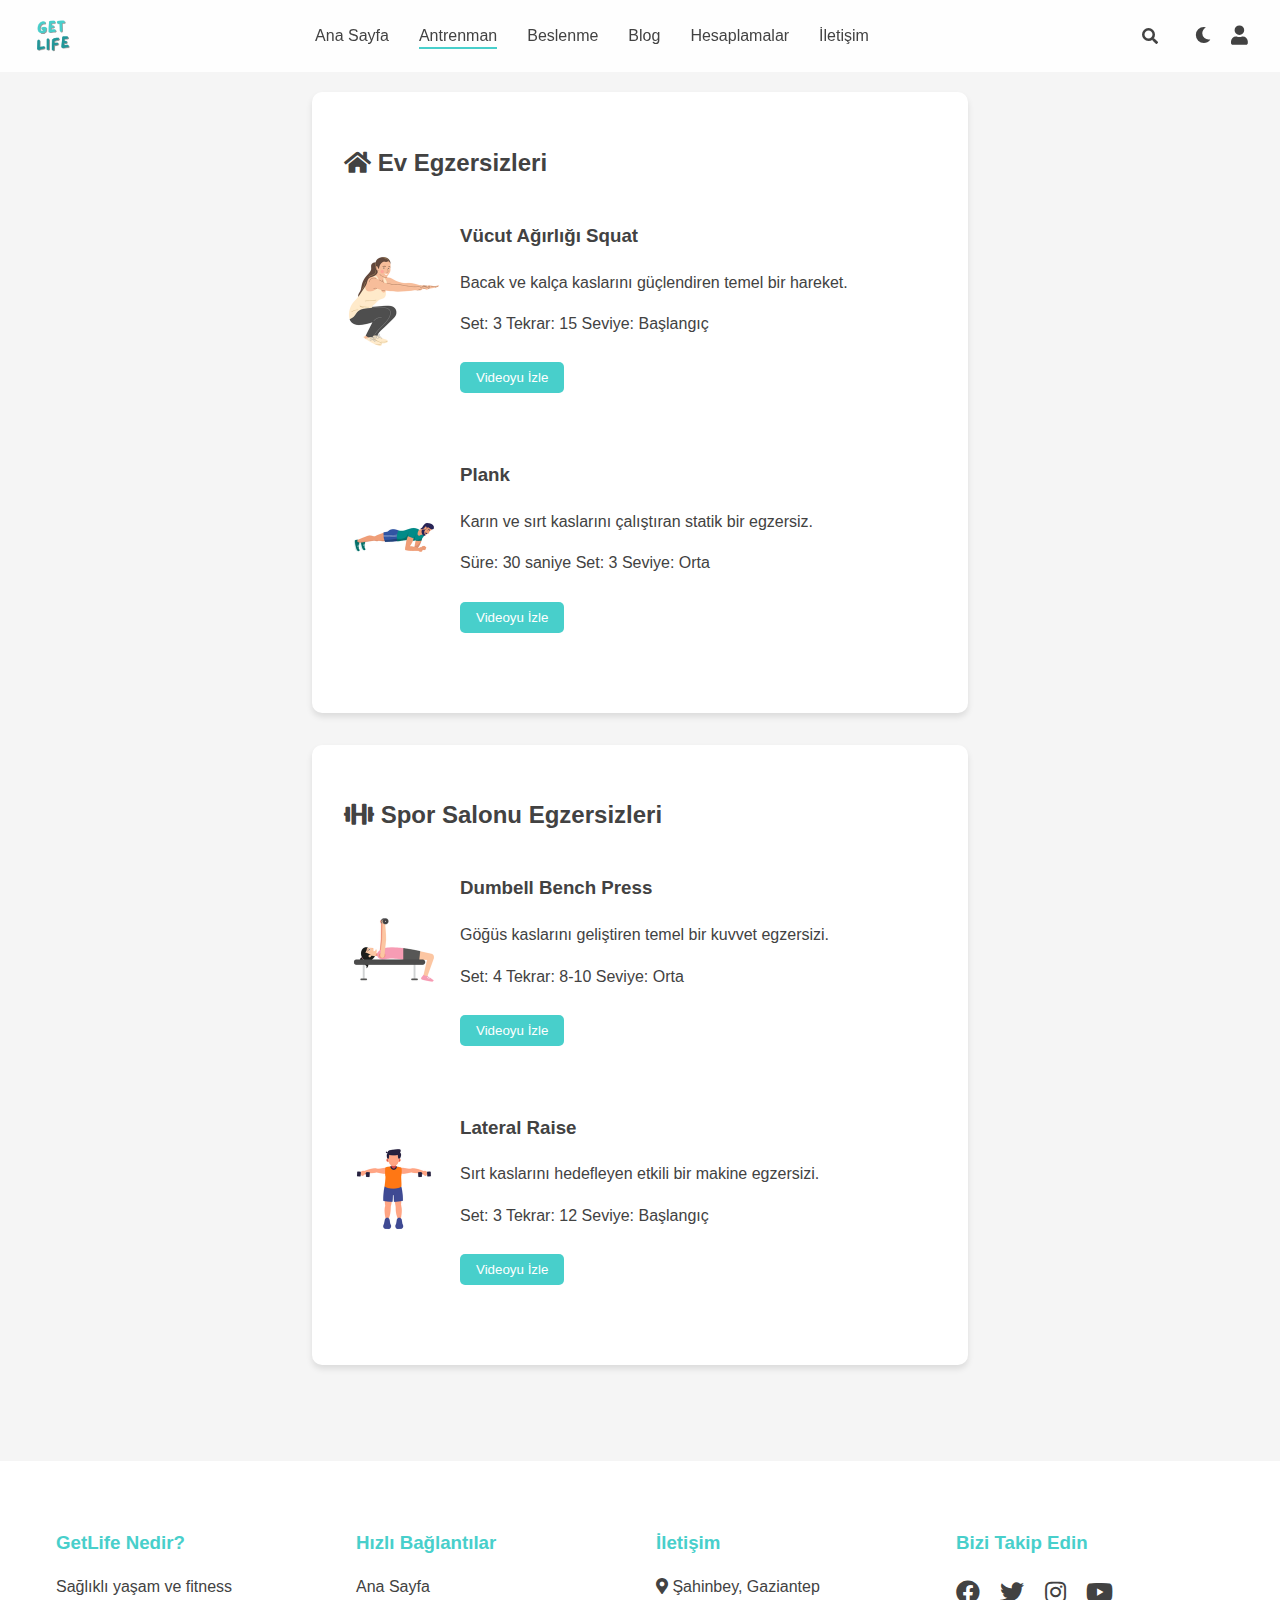
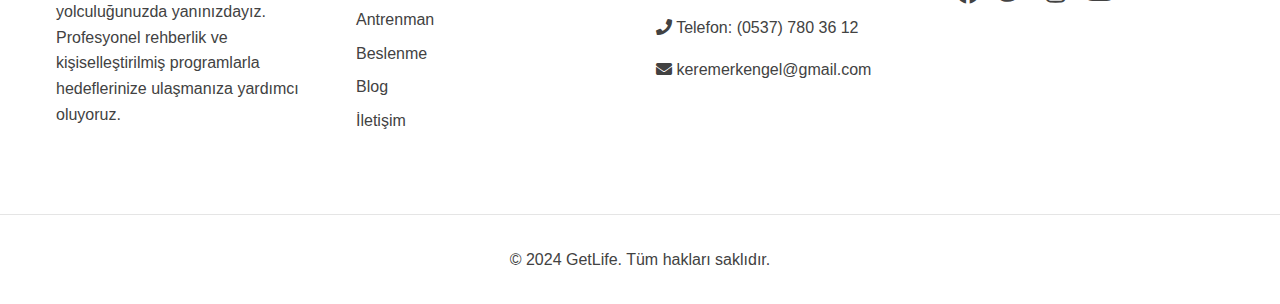
<file: antrenman.html>
<!DOCTYPE html>
<html lang="tr">
<head>
    <meta charset="UTF-8">
    <meta name="viewport" content="width=device-width, initial-scale=1.0">
    <title>Get Life - Fitness Asistanı | Antrenman</title>
    <meta name="description" content="Get Life ile etkili ev ve spor salonu egzersizleri. Kişisel fitness hedeflerinize ulaşmak için profesyonel antrenman programları.">
    <link rel="canonical" href="https://www.getlife.com/antrenman.html">
    <link href="https://cdnjs.cloudflare.com/ajax/libs/font-awesome/5.15.3/css/all.min.css" rel="stylesheet">
    <link rel="stylesheet" href="/style.css">
    <style>
        .workout-categories {
            display: flex;
            flex-wrap: wrap;
            justify-content: space-around;
            gap: 2rem;
            padding: 2rem;
        }
        .category {
            background-color: var(--feature-bg-color);
            border-radius: 10px;
            padding: 2rem;
            width: calc(50% - 1rem);
            box-shadow: 0 4px 6px var(--shadow-color);
            transition: all 0.3s ease;
        }
        .category:hover {
            transform: translateY(-5px);
            box-shadow: 0 6px 12px var(--shadow-color);
        }
        .exercise {
            margin-bottom: 1.5rem;
            padding-bottom: 1.5rem;
            border-bottom: 1px solid var(--border-color);
            display: flex;
            align-items: center;
        }
        .exercise-image {
            width: 100px;
            height: 100px;
            border-radius: 50%;
            overflow: hidden;
            margin-right: 1rem;
        }
        .exercise-image img {
            width: 100%;
            height: 100%;
            object-fit: cover;
        }
        .exercise-content {
            flex: 1;
        }
        .watch-video {
            background-color: var(--primary-color);
            color: white;
            border: none;
            padding: 0.5rem 1rem;
            border-radius: 5px;
            cursor: pointer;
            transition: background-color 0.3s ease;
        }
        .watch-video:hover {
            background-color: var(--secondary-color);
        }
        .video-modal {
            display: none;
            position: fixed;
            z-index: 1000;
            left: 0;
            top: 0;
            width: 100%;
            height: 100%;
            background-color: rgba(0,0,0,0.8);
        }
        .video-content {
            position: relative;
            margin: 10% auto;
            width: 80%;
            max-width: 800px;
        }
        .close-video {
            position: absolute;
            top: -40px;
            right: 0;
            color: #fff;
            font-size: 28px;
            cursor: pointer;
        }
        @media (max-width: 768px) {
            .category {
                width: 100%;
            }
            .exercise {
                flex-direction: column;
                align-items: flex-start;
            }
            .exercise-image {
                margin-bottom: 1rem;
            }
        }
    </style>
</head>
<body>
    <header>
        <nav>
            <a href="/index.html" class="logo">
                <img src="/images/logo_transparent.png" alt="Get Life Logo">
            </a>
            <div class="nav-links">
                <ul>
                    <li><a href="index.html">Ana Sayfa</a></li>
                    <li class="active"><a href="/antrenman.html">Antrenman</a></li>
                    <li><a href="/beslenme.html">Beslenme</a></li>
                    <li><a href="/blog.html">Blog</a></li>
                    <li><a href="/hesaplamalar.html">Hesaplamalar</a></li>
                    <li><a href="/iletisim.html">İletişim</a></li>
                </ul>
            </div>
            <div class="nav-icons">
                <div class="search-container">
                    <i class="fas fa-search search-icon"></i>
                    <input type="text" class="search-input" placeholder="Ara...">
                </div>
                <div class="mode-toggle" title="Tema Değiştir">
                    <i class="fas fa-moon"></i>
                </div>
                <a href="#" title="Giriş Yap"><i class="fas fa-user"></i></a>
            </div>
            <div class="hamburger">
                <i class="fas fa-bars"></i>
            </div>
        </nav>
    </header>

    <main>
        <section class="workout-categories">
            <div class="category">
                <h2><i class="fas fa-home"></i> Ev Egzersizleri</h2>
                <div class="exercise">
                    <div class="exercise-image">
                        <img src="images/squat.png" alt="Vücut Ağırlığı Squat" loading="lazy">
                    </div>
                    <div class="exercise-content">
                        <h3>Vücut Ağırlığı Squat</h3>
                        <p>Bacak ve kalça kaslarını güçlendiren temel bir hareket.</p>
                        <div class="exercise-details">
                            <span>Set: 3</span>
                            <span>Tekrar: 15</span>
                            <span>Seviye: Başlangıç</span>
                        </div><br>
                        <button class="watch-video" onclick="openVideo('squat-video')" aria-label="Squat egzersiz videosunu izle">Videoyu İzle</button>
                    </div>
                </div>
                <div class="exercise">
                    <div class="exercise-image">
                        <img src="images/plank.png" alt="Plank" loading="lazy">
                    </div>
                    <div class="exercise-content">
                        <h3>Plank</h3>
                        <p>Karın ve sırt kaslarını çalıştıran statik bir egzersiz.</p>
                        <div class="exercise-details">
                            <span>Süre: 30 saniye</span>
                            <span>Set: 3</span>
                            <span>Seviye: Orta</span>
                        </div><br>
                        <button class="watch-video" onclick="openVideo('plank-video')" aria-label="Plank egzersiz videosunu izle">Videoyu İzle</button>
                    </div>
                </div>
            </div>

            <div class="category">
                <h2><i class="fas fa-dumbbell"></i> Spor Salonu Egzersizleri</h2>
                <div class="exercise">
                    <div class="exercise-image">
                        <img src="images/bench.png" alt="Bench Press" loading="lazy">
                    </div>
                    <div class="exercise-content">
                        <h3>Dumbell Bench Press</h3>
                        <p>Göğüs kaslarını geliştiren temel bir kuvvet egzersizi.</p>
                        <div class="exercise-details">
                            <span>Set: 4</span>
                            <span>Tekrar: 8-10</span>
                            <span>Seviye: Orta</span>
                        </div><br>
                        <button class="watch-video" onclick="openVideo('bench-press-video')" aria-label="Bench Press egzersiz videosunu izle">Videoyu İzle</button>
                    </div>
                </div>
                <div class="exercise">
                    <div class="exercise-image">
                        <img src="images/lat.png" alt="Lat Pulldown" loading="lazy">
                    </div>
                    <div class="exercise-content">
                        <h3>Lateral Raise</h3>
                        <p>Sırt kaslarını hedefleyen etkili bir makine egzersizi.</p>
                        <div class="exercise-details">
                            <span>Set: 3</span>
                            <span>Tekrar: 12</span>
                            <span>Seviye: Başlangıç</span>
                        </div><br>
                        <button class="watch-video" onclick="openVideo('lat-pulldown-video')" aria-label="Lat Pulldown egzersiz videosunu izle">Videoyu İzle</button>
                    </div>
                </div>
            </div>
        </section>
    </main>

    <div id="videoModal" class="video-modal">
        <div class="video-content">
            <span class="close-video" onclick="closeVideo()">&times;</span>
            <div class="video-wrapper">
                <iframe id="exerciseVideo" width="560" height="315" src="" title="YouTube video player" frameborder="0" allow="accelerometer; autoplay; clipboard-write; encrypted-media; gyroscope; picture-in-picture; web-share" referrerpolicy="strict-origin-when-cross-origin" allowfullscreen></iframe>
            </div>
        </div>
    </div>

    <footer class="site-footer">
        <div class="footer-content">
            <div class="footer-section">
                <h3>GetLife Nedir? </h3>
                <p>Sağlıklı yaşam ve fitness yolculuğunuzda yanınızdayız. Profesyonel rehberlik ve kişiselleştirilmiş programlarla hedeflerinize ulaşmanıza yardımcı oluyoruz.</p>
            </div>
            <div class="footer-section">
                <h3>Hızlı Bağlantılar</h3>
                <ul>
                    <li><a href="/index.html">Ana Sayfa</a></li>
                    <li><a href="/antrenman.html">Antrenman</a></li>
                    <li><a href="/beslenme.html">Beslenme</a></li>
                    <li><a href="/blog.html">Blog</a></li>
                    <li><a href="/iletisim.html">İletişim</a></li>
                </ul>
            </div>
            <div class="footer-section">
                <h3>İletişim</h3>
                <p><i class="fas fa-map-marker-alt"></i> Şahinbey, Gaziantep</p>
                <p><i class="fas fa-phone"></i> Telefon: (0537) 780 36 12</p>
                <p><i class="fas fa-envelope"></i> keremerkengel@gmail.com</p>
            </div>
            <div class="footer-section">
                <h3>Bizi Takip Edin</h3>
                <div class="social-icons">
                    <a href="#"><i class="fab fa-facebook"></i></a>
                    <a href="#"><i class="fab fa-twitter"></i></a>
                    <a href="#"><i class="fab fa-instagram"></i></a>
                    <a href="#"><i class="fab fa-youtube"></i></a>
                </div>
            </div>
        </div>
        <div class="footer-bottom">
            <p>&copy; 2024 GetLife. Tüm hakları saklıdır.</p>
        </div>
    </footer>

    <script src="/script.js"></script>
    <script>
        const videoIds = {
            'squat-video': '42bFodPahBU',
            'plank-video': 'Fcbw82ykBvY',
            'bench-press-video': 'GrmETJwvBgY',
            'lat-pulldown-video': '6L19uhg2otQ'
        };

        function openVideo(videoKey) {
            const modal = document.getElementById('videoModal');
            const iframe = document.getElementById('exerciseVideo');
            const videoId = videoIds[videoKey];
            if (videoId) {
                iframe.src = `https://www.youtube.com/embed/${videoId}?si=taBFBMC-IZGUq7FR`;
                modal.style.display = 'block';
            } else {
                console.error('Video ID bulunamadı:', videoKey);
            }
        }

        function closeVideo() {
            const modal = document.getElementById('videoModal');
            const iframe = document.getElementById('exerciseVideo');
            modal.style.display = 'none';
            iframe.src = '';
        }

        window.onclick = function(event) {
            const modal = document.getElementById('videoModal');
            if (event.target == modal) {
                closeVideo();
            }
        }
    </script>
</body>
</html>
</file>
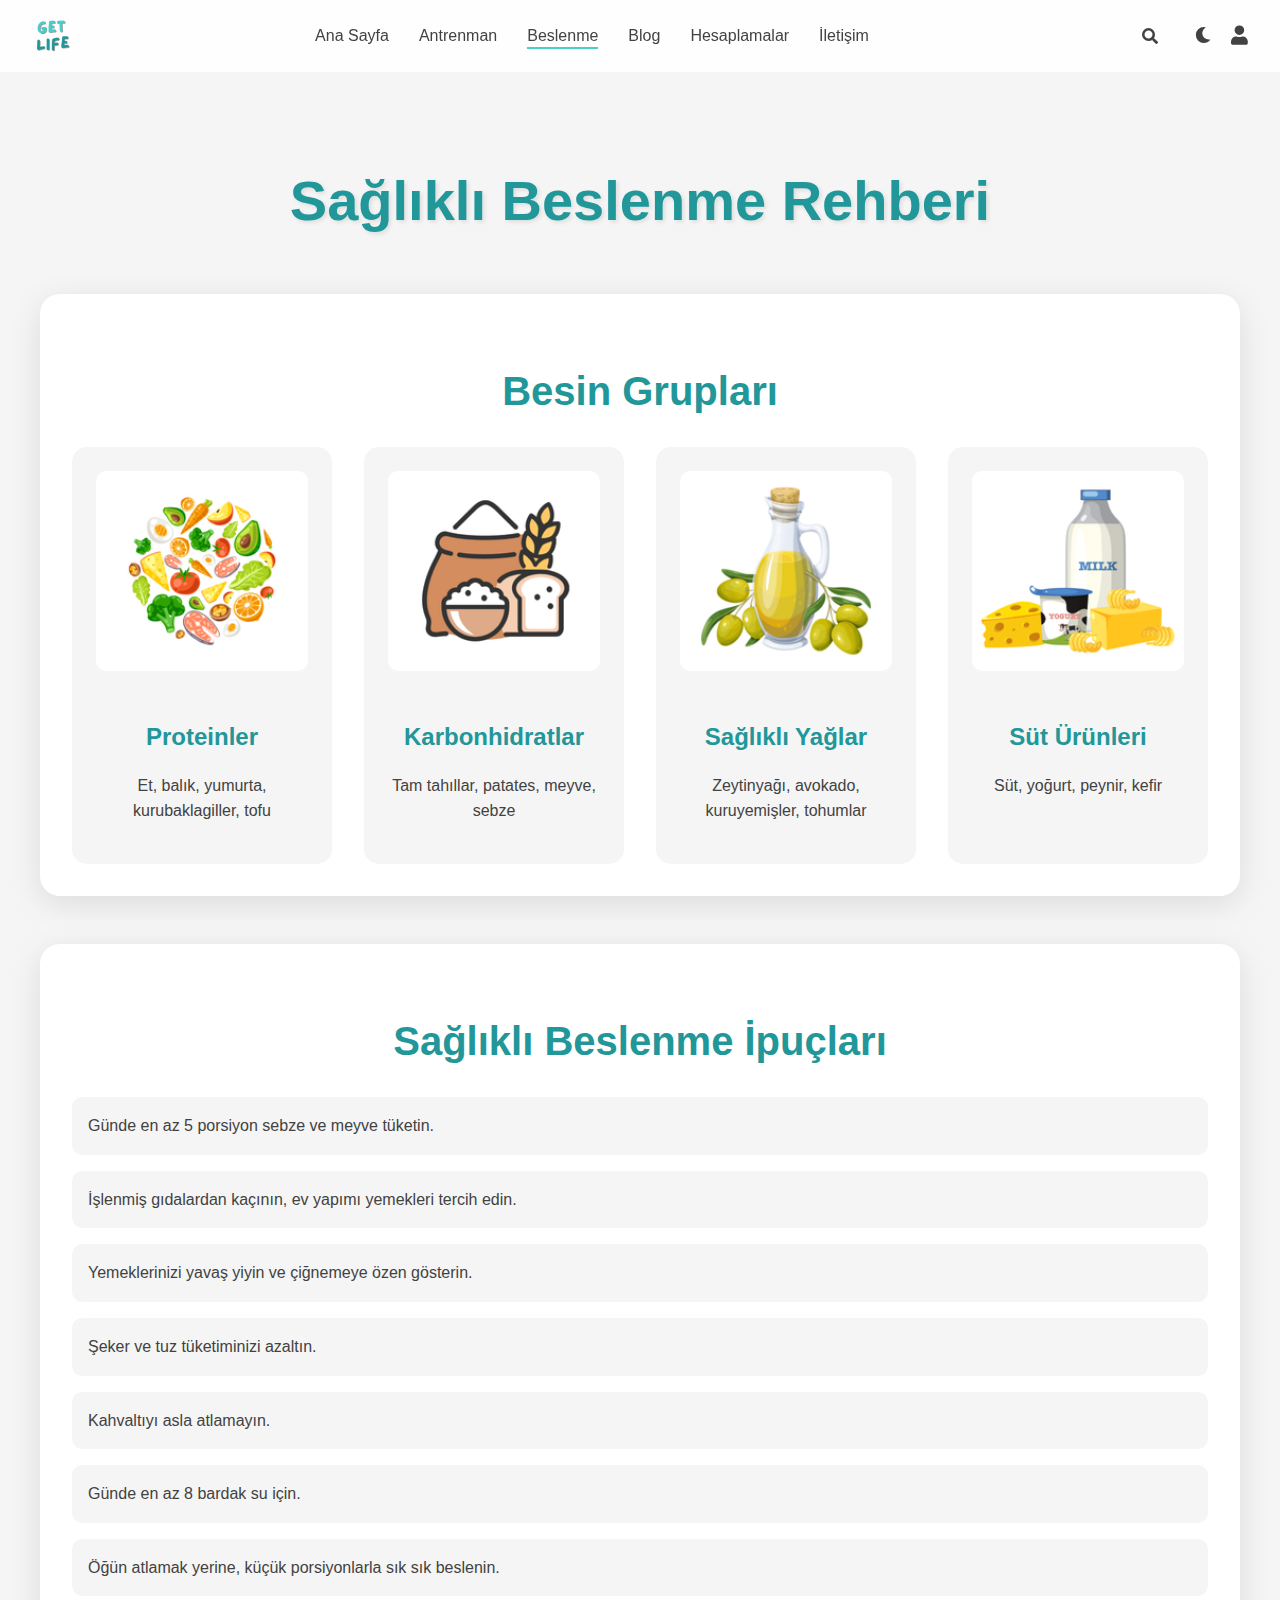
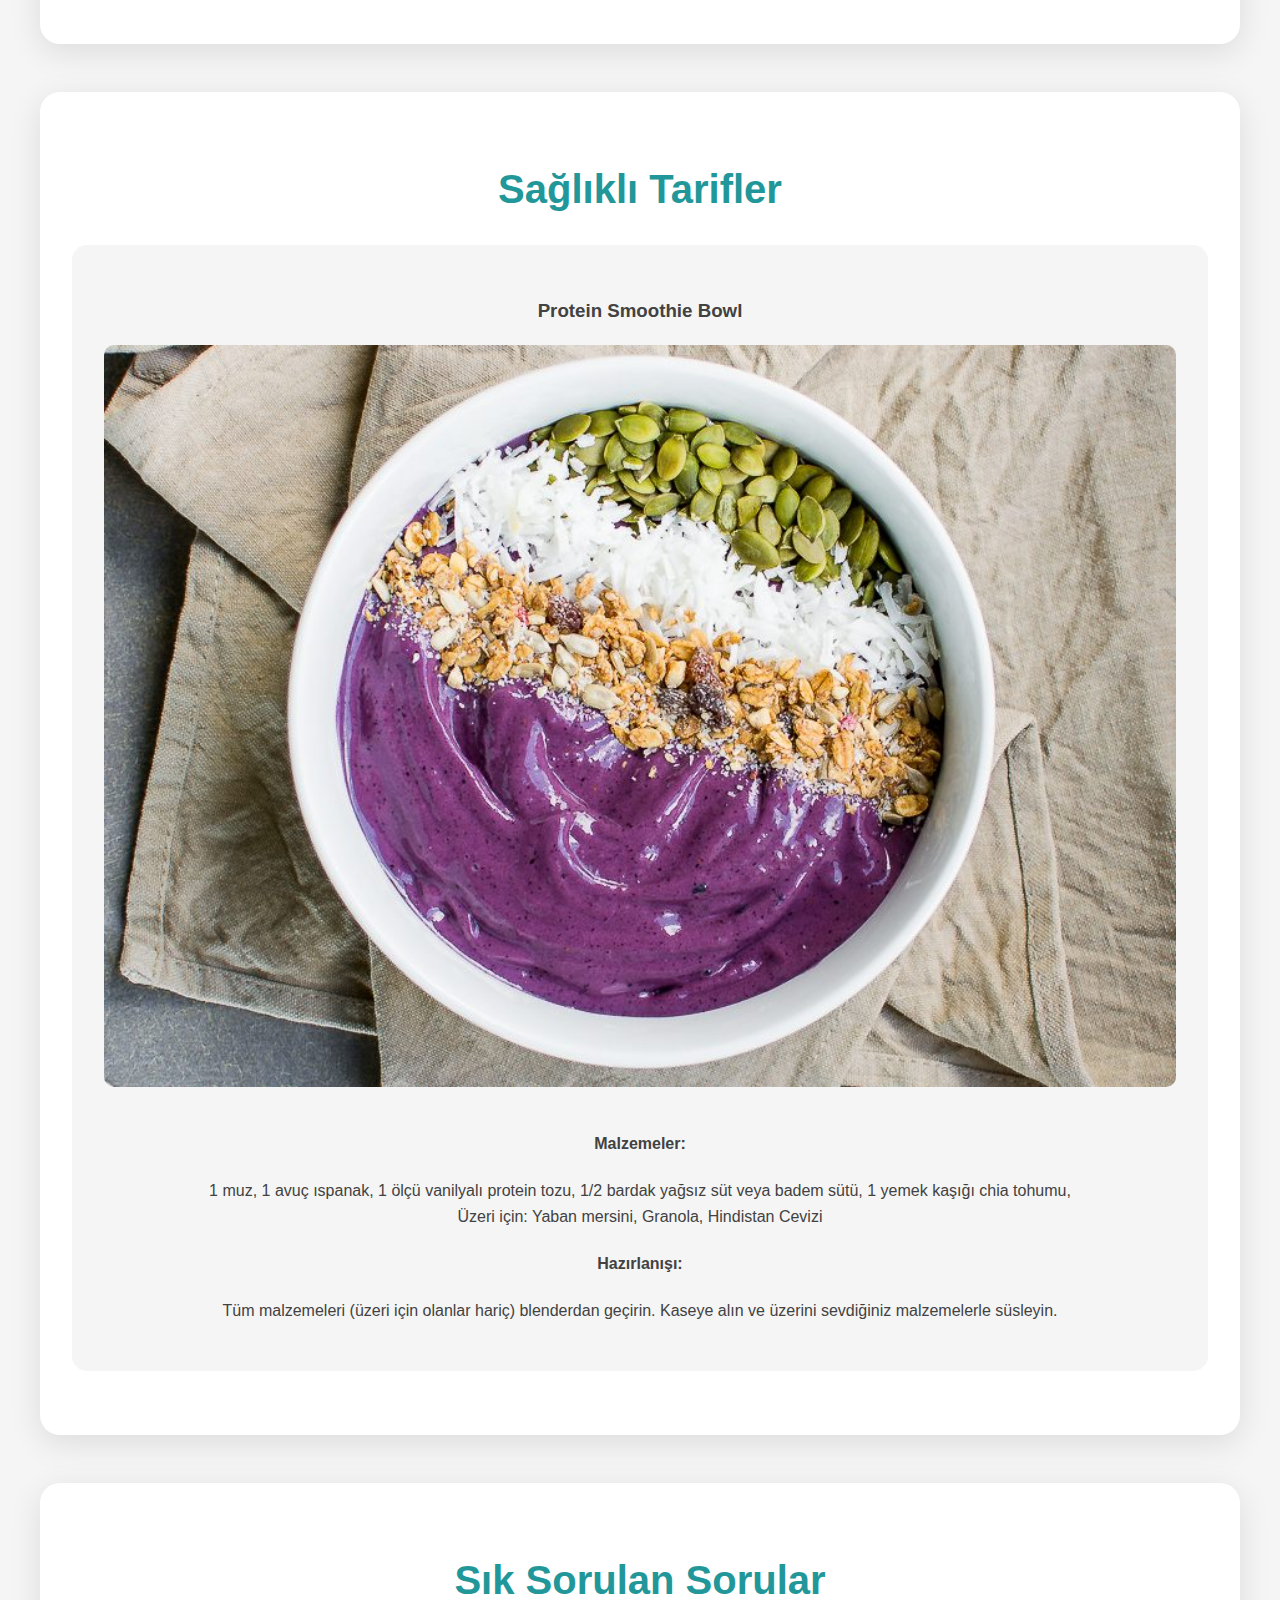
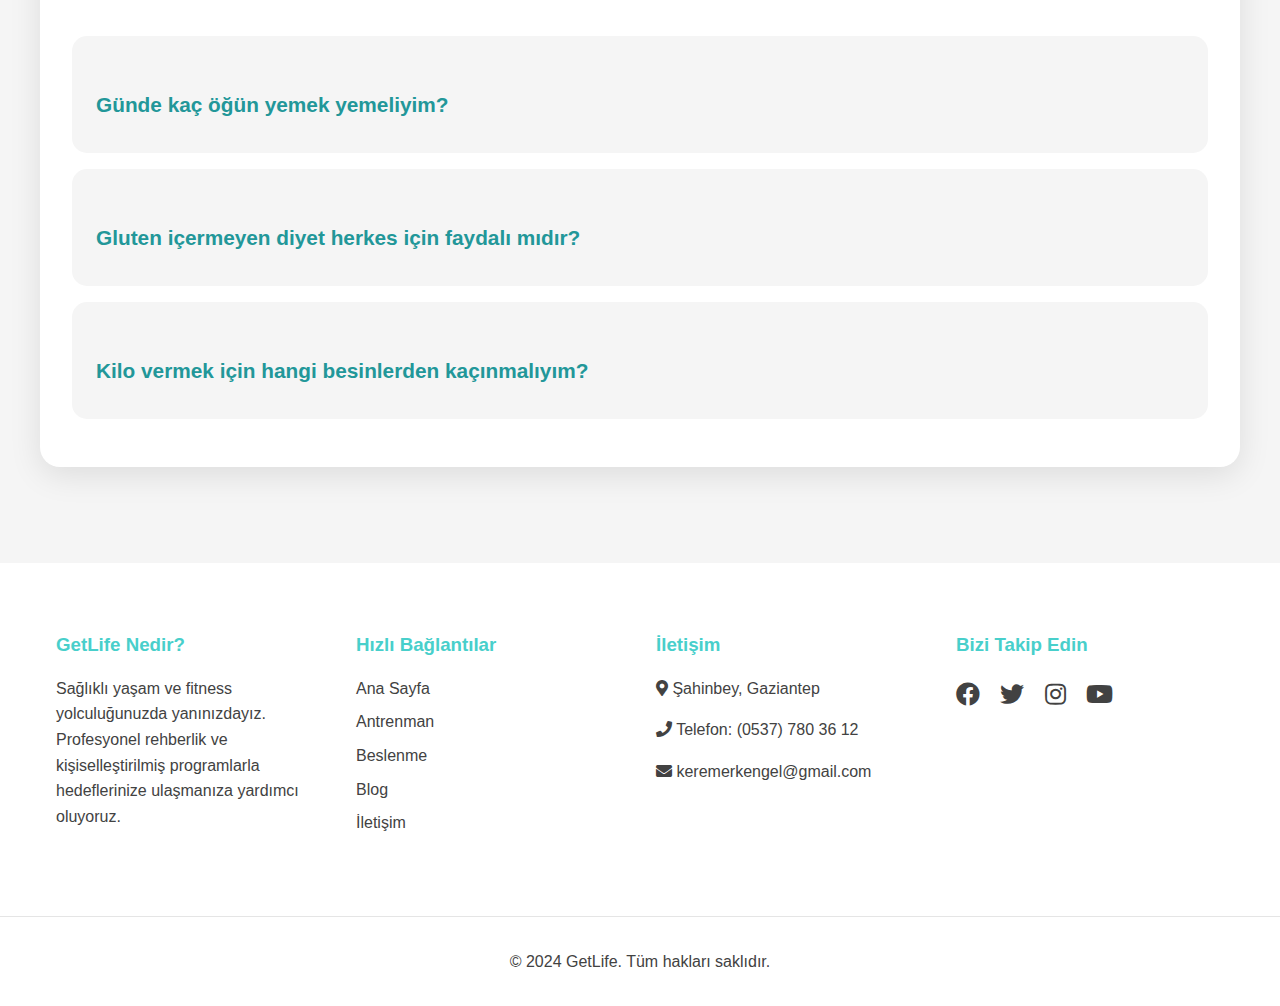
<file: beslenme.html>
<!DOCTYPE html>
<html lang="tr">
<head>
    <meta charset="UTF-8">
    <meta name="viewport" content="width=device-width, initial-scale=1.0">
    <title>Get Life - Beslenme Rehberi</title>
    <meta name="description" content="Get Life ile sağlıklı beslenme rehberi. Besin grupları, beslenme ipuçları ve öneriler.">
    <link rel="canonical" href="https://www.getlife.com/beslenme.html">
    <link href="https://cdnjs.cloudflare.com/ajax/libs/font-awesome/5.15.3/css/all.min.css" rel="stylesheet">
    <link rel="stylesheet" href="https://cdnjs.cloudflare.com/ajax/libs/animate.css/4.1.1/animate.min.css">
    <link rel="stylesheet" href="/style.css">
    <style>
         :root {
            --bg-color: #F5F5F5;
            --primary-color: #48CFCB;
            --secondary-color: #229799;
            --text-color: #424242;
            --card-bg: #ffffff;
        }

        .dark-mode {
            --bg-color: #121212;
            --primary-color: #5FE3E0;
            --secondary-color: #2FCAC7;
            --text-color: #E0E0E0;
            --card-bg: #1E1E1E;
        }

        body {
            background-color: var(--bg-color);
            color: var(--text-color);
            font-family: 'Segoe UI', Tahoma, Geneva, Verdana, sans-serif;
            transition: background-color 0.3s ease, color 0.3s ease;
        }
        .content-wrapper {
            max-width: 1200px;
            margin: 6rem auto;
            padding: 0 1rem;
        }
        .page-title {
            font-size: 3.5rem;
            text-align: center;
            margin-bottom: 3rem;
            color: var(--secondary-color);
            text-shadow: 2px 2px 4px rgba(0,0,0,0.1);
            animation: pulse 2s infinite;
        }
        .section {
            background-color: var(--card-bg);
            border-radius: 20px;
            padding: 2rem;
            margin-bottom: 3rem;
            box-shadow: 0 8px 32px rgba(0,0,0,0.1);
            transition: all 0.3s ease;
        }
        .section:hover {
            transform: translateY(-10px);
            box-shadow: 0 12px 48px rgba(0,0,0,0.15);
        }
        .section h2 {
            font-size: 2.5rem;
            color: var(--secondary-color);
            margin-bottom: 1.5rem;
            text-align: center;
        }
        .food-grid {
            display: grid;
            grid-template-columns: repeat(auto-fit, minmax(250px, 1fr));
            gap: 2rem;
        }
        .food-item {
            background-color: var(--bg-color);
            border-radius: 15px;
            padding: 1.5rem;
            text-align: center;
            transition: all 0.3s ease;
        }
        .food-item:hover {
            transform: scale(1.05);
            background-color: var(--primary-color);
            color: var(--bg-color);
        }
        .food-item img {
            width: 100%;
            height: 200px;
            object-fit: cover;
            border-radius: 10px;
            margin-bottom: 1rem;
        }
        .food-item h3 {
            font-size: 1.5rem;
            margin-bottom: 0.5rem;
            color: var(--secondary-color);
        }
        .food-item:hover h3 {
            color: var(--bg-color);
        }
        .tips-list {
            list-style-type: none;
            padding: 0;
        }
        .tips-list li {
            background-color: var(--bg-color);
            margin-bottom: 1rem;
            padding: 1rem;
            border-radius: 10px;
            transition: all 0.3s ease;
        }
        .tips-list li:hover {
            transform: translateX(10px);
            background-color: var(--primary-color);
            color: var(--bg-color);
        }
        .meal-plan {
            background-color: var(--bg-color);
            border-radius: 15px;
            padding: 2rem;
        }
        .meal-plan h3 {
            font-size: 1.8rem;
            margin-bottom: 1rem;
            color: var(--secondary-color);
        }
        .recipe {
            background-color: var(--bg-color);
            border-radius: 15px;
            padding: 2rem;
            margin-bottom: 2rem;
            transition: all 0.3s ease;
        }
        .recipe:hover {
            transform: scale(1.03);
            background-color: var(--primary-color);
            color: var(--bg-color);
        }
        .recipe img {
            width: 100%;
            border-radius: 10px;
            margin-bottom: 1rem;
        }
        .faq-item {
            background-color: var(--bg-color);
            border-radius: 15px;
            padding: 1.5rem;
            margin-bottom: 1rem;
            cursor: pointer;
            transition: all 0.3s ease;
        }
        .faq-item:hover {
            background-color: var(--primary-color);
            color: var(--bg-color);
        }
        .faq-item h4 {
            font-size: 1.3rem;
            margin-bottom: 0.5rem;
            color: var(--secondary-color);
        }
        .faq-item:hover h4 {
            color: var(--bg-color);
        }
        .faq-item p {
            display: none;
        }
        .faq-item.active p {
            display: block;
            animation: fadeIn 0.5s;
        }
        @keyframes pulse {
            0% { transform: scale(1); }
            50% { transform: scale(1.05); }
            100% { transform: scale(1); }
        }
        @keyframes fadeIn {
            from { opacity: 0; }
            to { opacity: 1; }
        }
    </style>
</head>
<body>
    <header>
        <nav>
            <a href="/index.html" class="logo">
                <img src="/images/logo_transparent.png" alt="Get Life Logo">
            </a>
            <div class="nav-links">
                <ul>
                    <li><a href="index.html">Ana Sayfa</a></li>
                    <li><a href="/antrenman.html">Antrenman</a></li>
                    <li class="active"><a href="/beslenme.html">Beslenme</a></li>
                    <li><a href="/blog.html">Blog</a></li>
                    <li><a href="/hesaplamalar.html">Hesaplamalar</a></li>
                    <li><a href="/iletisim.html">İletişim</a></li>
                </ul>
            </div>
            <div class="nav-icons">
                <div class="search-container">
                    <i class="fas fa-search search-icon"></i>
                    <input type="text" class="search-input" placeholder="Ara...">
                </div>
                <div class="mode-toggle" title="Tema Değiştir">
                    <i class="fas fa-moon"></i>
                </div>
                <a href="#" title="Giriş Yap"><i class="fas fa-user"></i></a>
            </div>
            <div class="hamburger">
                <i class="fas fa-bars"></i>
            </div>
        </nav>
    </header>

    <div class="content-wrapper">
        <h1 class="page-title animate__animated animate__fadeInDown">Sağlıklı Beslenme Rehberi</h1>

        <section class="section animate__animated animate__fadeInUp">
            <h2>Besin Grupları</h2>
            <div class="food-grid">
                <div class="food-item">
                    <img src="images/protein.png" alt="Proteinler" loading="lazy">
                    <h3>Proteinler</h3>
                    <p>Et, balık, yumurta, kurubaklagiller, tofu</p>
                </div>
                <div class="food-item">
                    <img src="images/karbonhidrat.png" alt="Karbonhidratlar" loading="lazy">
                    <h3>Karbonhidratlar</h3>
                    <p>Tam tahıllar, patates, meyve, sebze</p>
                </div>
                <div class="food-item">
                    <img src="images/yağ.png" alt="Sağlıklı Yağlar" loading="lazy">
                    <h3>Sağlıklı Yağlar</h3>
                    <p>Zeytinyağı, avokado, kuruyemişler, tohumlar</p>
                </div>
                <div class="food-item">
                    <img src="images/süt_ürünleri.png" alt="Süt Ürünleri" loading="lazy">
                    <h3>Süt Ürünleri</h3>
                    <p>Süt, yoğurt, peynir, kefir</p>
                </div>
            </div>
        </section>

        <section class="section animate__animated animate__fadeInUp">
            <h2>Sağlıklı Beslenme İpuçları</h2>
            <ul class="tips-list">
                <li>Günde en az 5 porsiyon sebze ve meyve tüketin.</li>
                <li>İşlenmiş gıdalardan kaçının, ev yapımı yemekleri tercih edin.</li>
                <li>Yemeklerinizi yavaş yiyin ve çiğnemeye özen gösterin.</li>
                <li>Şeker ve tuz tüketiminizi azaltın.</li>
                <li>Kahvaltıyı asla atlamayın.</li>
                <li>Günde en az 8 bardak su için.</li>
                <li>Öğün atlamak yerine, küçük porsiyonlarla sık sık beslenin.</li>
            </ul>
        </section>

        <section class="section animate__animated animate__fadeInUp">
            <h2>Sağlıklı Tarifler</h2>
            <div class="recipe" style="text-align: center;">
                <h3>Protein Smoothie Bowl</h3>
                <img src="images/smoothie-bowl.jpg" alt="Protein Smoothie Bowl" loading="lazy">
                <h4>Malzemeler:</h4>
                
                    1 muz,
                    1 avuç ıspanak,
                    1 ölçü vanilyalı protein tozu,
                    1/2 bardak yağsız süt veya badem sütü,
                    1 yemek kaşığı chia tohumu,<br>
                    Üzeri için: Yaban mersini, Granola, Hindistan Cevizi
                
                <h4>Hazırlanışı:</h4>
                <p>Tüm malzemeleri (üzeri için olanlar hariç) blenderdan geçirin. Kaseye alın ve üzerini sevdiğiniz malzemelerle süsleyin.</p>
            </div>
        </section>

        <section class="section animate__animated animate__fadeInUp">
            <h2>Sık Sorulan Sorular</h2>
            <div class="faq">
                <div class="faq-item">
                    <h4>Günde kaç öğün yemek yemeliyim?</h4>
                    <p>Genellikle 3 ana öğün ve 2-3 ara öğün önerilir, ancak bu kişinin yaşam tarzına ve hedeflerine göre değişebilir.</p>
                </div>
                <div class="faq-item">
                    <h4>Gluten içermeyen diyet herkes için faydalı mıdır?</h4>
                    <p>Çölyak hastalığı veya gluten hassasiyeti olmayan kişiler için gluten içermeyen diyet gerekli değildir ve hatta bazı besin maddelerinin eksikliğine yol açabilir.</p>
                </div>
                <div class="faq-item">
                    <h4>Kilo vermek için hangi besinlerden kaçınmalıyım?</h4>
                    <p>Kilo vermek için belirli besinlerden tamamen kaçınmak yerine, genel olarak kalori alımınızı azaltmanız ve dengeli beslenmeniz önemlidir. Ancak, işlenmiş gıdalar, şekerli içecekler ve aşırı yağlı yiyecekleri sınırlamanız faydalı olacaktır.</p>
                </div>
            </div>
        </section>
    </div>

    <footer class="site-footer">
        <div class="footer-content">
            <div class="footer-section">
                <h3>GetLife Nedir? </h3>
                <p>Sağlıklı yaşam ve fitness yolculuğunuzda yanınızdayız. Profesyonel rehberlik ve kişiselleştirilmiş programlarla hedeflerinize ulaşmanıza yardımcı oluyoruz.</p>
            </div>
            <div class="footer-section">
                <h3>Hızlı Bağlantılar</h3>
                <ul>
                    <li><a href="/index.html">Ana Sayfa</a></li>
                    <li><a href="/antrenman.html">Antrenman</a></li>
                    <li><a href="/beslenme.html">Beslenme</a></li>
                    <li><a href="/blog.html">Blog</a></li>
                    <li><a href="/iletisim.html">İletişim</a></li>
                </ul>
            </div>
            <div class="footer-section">
                <h3>İletişim</h3>
                <p><i class="fas fa-map-marker-alt"></i> Şahinbey, Gaziantep</p>
                <p><i class="fas fa-phone"></i> Telefon: (0537) 780 36 12</p>
                <p><i class="fas fa-envelope"></i> keremerkengel@gmail.com</p>
            </div>
            <div class="footer-section">
                <h3>Bizi Takip Edin</h3>
                <div class="social-icons">
                    <a href="#"><i class="fab fa-facebook"></i></a>
                    <a href="#"><i class="fab fa-twitter"></i></a>
                    <a href="#"><i class="fab fa-instagram"></i></a>
                    <a href="#"><i class="fab fa-youtube"></i></a>
                </div>
            </div>
        </div>
        <div class="footer-bottom">
            <p>&copy; 2024 GetLife. Tüm hakları saklıdır.</p>
        </div>
    </footer>
</footer>
    <script src="script.js"></script>
    <script src="https://cdnjs.cloudflare.com/ajax/libs/wow/1.1.2/wow.min.js"></script>
    <script>
        new WOW().init();

        // FAQ için interaktif özellik
        const faqItems = document.querySelectorAll('.faq-item');
        faqItems.forEach(item => {
            item.addEventListener('click', () => {
                item.classList.toggle('active');
            });
        });
    </script>
</body>
</html>
</file>
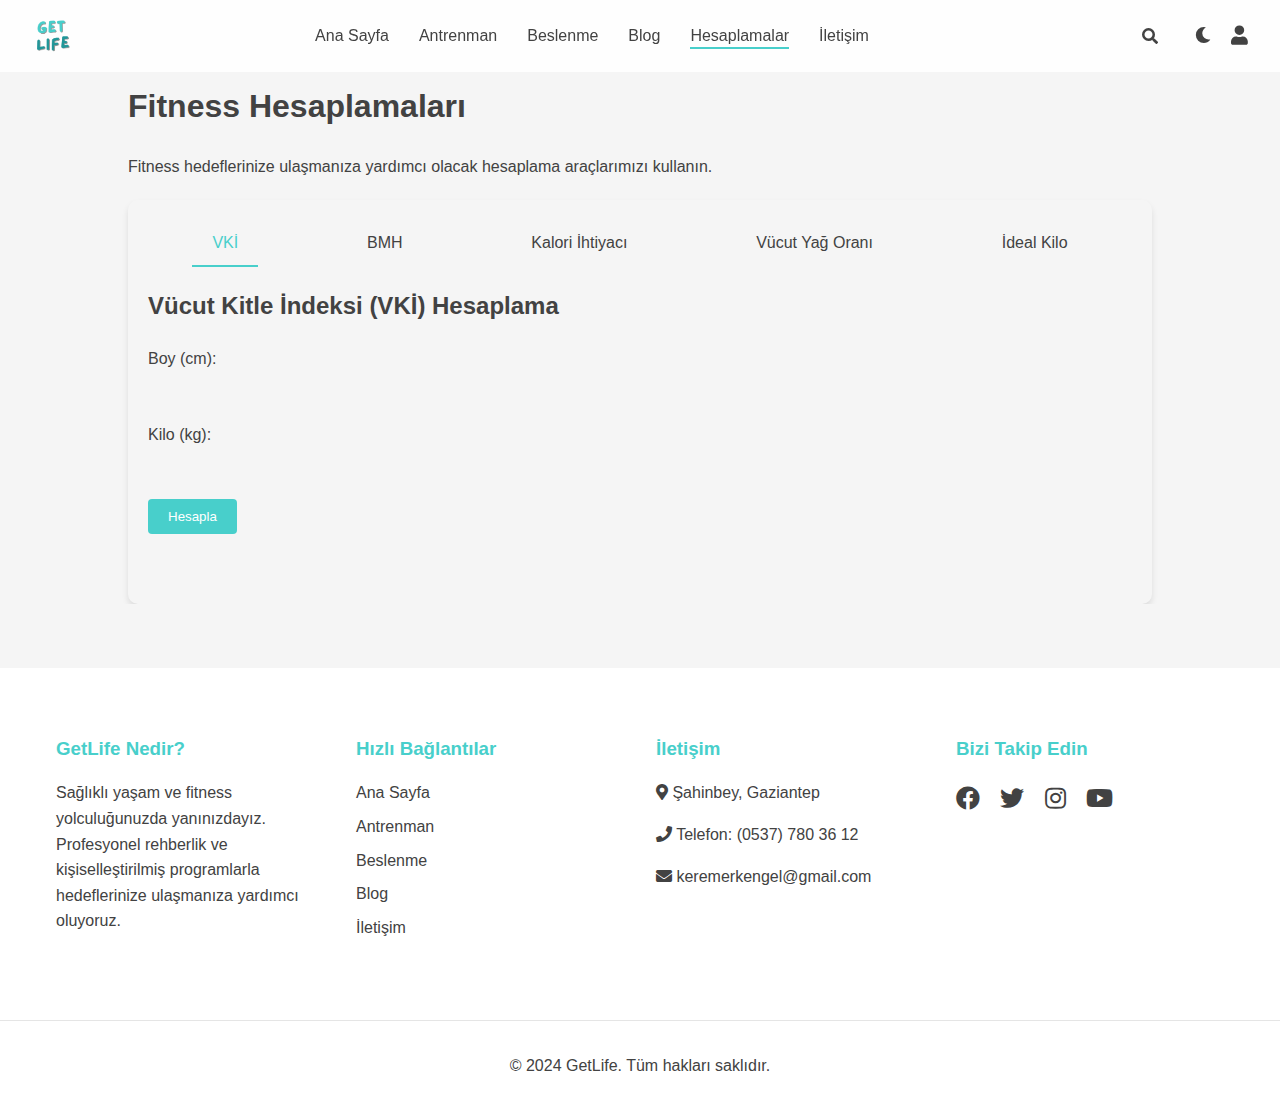
<file: hesaplamalar.html>
<!DOCTYPE html>
<html lang="tr">
<head>
    <meta charset="UTF-8">
    <meta name="viewport" content="width=device-width, initial-scale=1.0">
    <title>Get Life - Fitness Hesaplamaları</title>
    <link href="https://fonts.googleapis.com/css2?family=Roboto:wght@400;500;700&display=swap" rel="stylesheet">
    <link href="https://cdnjs.cloudflare.com/ajax/libs/font-awesome/5.15.3/css/all.min.css" rel="stylesheet">
    <link rel="stylesheet" href="/style.css">
    <style>
        
        .calculator-container {
            background-color: var(--card-bg);
            border-radius: 10px;
            padding: 20px;
            margin-top: 20px;
            box-shadow: 0 4px 6px rgba(0,0,0,0.1);
        }
        .tab-container {
            display: flex;
            justify-content: space-around;
            margin-bottom: 20px;
        }
        .tab {
            padding: 10px 20px;
            cursor: pointer;
            border-bottom: 2px solid transparent;
        }
        .tab.active {
            border-bottom-color: var(--primary-color);
            color: var(--primary-color);
        }
        .calc-form {
            display: none;
        }
        .calc-form.active {
            display: block;
        }
        .form-group {
            margin-bottom: 15px;
        }
        label {
            display: block;
            margin-bottom: 5px;
        }
        input[type="number"], select {
            width: 100%;
            padding: 8px;
            border: 1px solid var(--border-color);
            border-radius: 4px;
            background-color: var(--input-bg);
            color: var(--text-color);
        }
        button {
            background-color: var(--primary-color);
            color: white;
            border: none;
            padding: 10px 20px;
            border-radius: 4px;
            cursor: pointer;
        }
        #result {
            margin-top: 20px;
            padding: 15px;
            background-color: var(--result-bg);
            border-radius: 4px;
        }
    </style>
</head>
<body>
    <header>
        <nav>
            <a href="/index.html" class="logo">
                <img src="/images/logo_transparent.png" alt="Get Life Logo">
            </a>
            <div class="nav-links">
                <ul>
                    <li><a href="index.html">Ana Sayfa</a></li>
                    <li><a href="/antrenman.html">Antrenman</a></li>
                    <li><a href="/beslenme.html">Beslenme</a></li>
                    <li><a href="/blog.html">Blog</a></li>
                    <li class="active"><a href="/hesaplamalar.html">Hesaplamalar</a></li>
                    <li><a href="/iletisim.html">İletişim</a></li>
                </ul>
            </div>
            <div class="nav-icons">
                <div class="search-container">
                    <i class="fas fa-search search-icon"></i>
                    <input type="text" class="search-input" placeholder="Ara...">
                </div>
                <div class="mode-toggle" title="Tema Değiştir">
                    <i class="fas fa-moon"></i>
                </div>
                <a href="#" title="Giriş Yap"><i class="fas fa-user"></i></a>
            </div>
            <div class="hamburger">
                <i class="fas fa-bars"></i>
            </div>
        </nav>
    </header>

    <main class="container">
        <h1>Fitness Hesaplamaları</h1>
        <p>Fitness hedeflerinize ulaşmanıza yardımcı olacak hesaplama araçlarımızı kullanın.</p>

        <div class="calculator-container">
            <div class="tab-container">
                <div class="tab active" data-tab="bmi">VKİ</div>
                <div class="tab" data-tab="bmr">BMH</div>
                <div class="tab" data-tab="calorie">Kalori İhtiyacı</div>
                <div class="tab" data-tab="bodyfat">Vücut Yağ Oranı</div>
                <div class="tab" data-tab="idealweight">İdeal Kilo</div>
            </div>

            <div id="bmi-calc" class="calc-form active">
                <h2>Vücut Kitle İndeksi (VKİ) Hesaplama</h2>
                <div class="form-group">
                    <label for="bmi-height">Boy (cm):</label>
                    <input type="number" id="bmi-height" required>
                </div>
                <div class="form-group">
                    <label for="bmi-weight">Kilo (kg):</label>
                    <input type="number" id="bmi-weight" required>
                </div>
                <button onclick="calculateBMI()">Hesapla</button>
            </div>

            <div id="bmr-calc" class="calc-form">
                <h2>Bazal Metabolizma Hızı (BMH) Hesaplama</h2>
                <div class="form-group">
                    <label for="bmr-gender">Cinsiyet:</label>
                    <select id="bmr-gender">
                        <option value="male">Erkek</option>
                        <option value="female">Kadın</option>
                    </select>
                </div>
                <div class="form-group">
                    <label for="bmr-age">Yaş:</label>
                    <input type="number" id="bmr-age" required>
                </div>
                <div class="form-group">
                    <label for="bmr-height">Boy (cm):</label>
                    <input type="number" id="bmr-height" required>
                </div>
                <div class="form-group">
                    <label for="bmr-weight">Kilo (kg):</label>
                    <input type="number" id="bmr-weight" required>
                </div>
                <button onclick="calculateBMR()">Hesapla</button>
            </div>

            <div id="calorie-calc" class="calc-form">
                <h2>Günlük Kalori İhtiyacı Hesaplama</h2>
                <div class="form-group">
                    <label for="calorie-bmr">BMH:</label>
                    <input type="number" id="calorie-bmr" required>
                </div>
                <div class="form-group">
                    <label for="calorie-activity">Aktivite Seviyesi:</label>
                    <select id="calorie-activity">
                        <option value="1.2">Hareketsiz</option>
                        <option value="1.375">Hafif Aktif</option>
                        <option value="1.55">Orta Aktif</option>
                        <option value="1.725">Çok Aktif</option>
                        <option value="1.9">Ekstra Aktif</option>
                    </select>
                </div>
                <button onclick="calculateCalorie()">Hesapla</button>
            </div>

            <div id="bodyfat-calc" class="calc-form">
                <h2>Vücut Yağ Oranı Hesaplama</h2>
                <div class="form-group">
                    <label for="bf-gender">Cinsiyet:</label>
                    <select id="bf-gender">
                        <option value="male">Erkek</option>
                        <option value="female">Kadın</option>
                    </select>
                </div>
                <div class="form-group">
                    <label for="bf-height">Boy (cm):</label>
                    <input type="number" id="bf-height" required>
                </div>
                <div class="form-group">
                    <label for="bf-weight">Kilo (kg):</label>
                    <input type="number" id="bf-weight" required>
                </div>
                <div class="form-group">
                    <label for="bf-waist">Bel Çevresi (cm):</label>
                    <input type="number" id="bf-waist" required>
                </div>
                <div class="form-group" id="bf-neck-group">
                    <label for="bf-neck">Boyun Çevresi (cm):</label>
                    <input type="number" id="bf-neck" required>
                </div>
                <div class="form-group" id="bf-hip-group" style="display:none;">
                    <label for="bf-hip">Kalça Çevresi (cm):</label>
                    <input type="number" id="bf-hip">
                </div>
                <button onclick="calculateBodyFat()">Hesapla</button>
            </div>

            <div id="idealweight-calc" class="calc-form">
                <h2>İdeal Kilo Hesaplama</h2>
                <div class="form-group">
                    <label for="iw-gender"><b>Cinsiyet:</b></label>
                    <select id="iw-gender">
                        <option value="choose">Seçiniz..</option>
                        <option value="male">Erkek</option>
                        <option value="female">Kadın</option>
                    </select>
                </div>
                <div class="form-group">
                    <label for="iw-height">Boy (cm):</label>
                    <input type="number" id="iw-height" required>
                </div>
                <button onclick="calculateIdealWeight()">Hesapla</button>
            </div>

            <div id="result"></div>
        </div>
    </main>

    <footer class="site-footer">
        <div class="footer-content">
            <div class="footer-section">
                <h3>GetLife Nedir? </h3>
                <p>Sağlıklı yaşam ve fitness yolculuğunuzda yanınızdayız. Profesyonel rehberlik ve kişiselleştirilmiş programlarla hedeflerinize ulaşmanıza yardımcı oluyoruz.</p>
            </div>
            <div class="footer-section">
                <h3>Hızlı Bağlantılar</h3>
                <ul>
                    <li><a href="/index.html">Ana Sayfa</a></li>
                    <li><a href="/antrenman.html">Antrenman</a></li>
                    <li><a href="/beslenme.html">Beslenme</a></li>
                    <li><a href="/blog.html">Blog</a></li>
                    <li><a href="/iletisim.html">İletişim</a></li>
                </ul>
            </div>
            <div class="footer-section">
                <h3>İletişim</h3>
                <p><i class="fas fa-map-marker-alt"></i> Şahinbey, Gaziantep</p>
                <p><i class="fas fa-phone"></i> Telefon: (0537) 780 36 12</p>
                <p><i class="fas fa-envelope"></i> keremerkengel@gmail.com</p>
            </div>
            <div class="footer-section">
                <h3>Bizi Takip Edin</h3>
                <div class="social-icons">
                    <a href="#"><i class="fab fa-facebook"></i></a>
                    <a href="#"><i class="fab fa-twitter"></i></a>
                    <a href="#"><i class="fab fa-instagram"></i></a>
                    <a href="#"><i class="fab fa-youtube"></i></a>
                </div>
            </div>
        </div>
        <div class="footer-bottom">
            <p>&copy; 2024 GetLife. Tüm hakları saklıdır.</p>
        </div>
    </footer>
    <script src="/script.js"></script>
    <script>
        // Tab değiştirme fonksiyonu
        document.querySelectorAll('.tab').forEach(tab => {
            tab.addEventListener('click', () => {
                document.querySelectorAll('.tab').forEach(t => t.classList.remove('active'));
                document.querySelectorAll('.calc-form').forEach(form => form.classList.remove('active'));
                tab.classList.add('active');
                document.getElementById(`${tab.dataset.tab}-calc`).classList.add('active');
            });
        });

        // VKİ hesaplama fonksiyonu
        function calculateBMI() {
            const height = document.getElementById('bmi-height').value / 100; // cm'yi m'ye çevir
            const weight = document.getElementById('bmi-weight').value;
            const bmi = weight / (height * height);
            let result = `VKİ: ${bmi.toFixed(2)} - `;
            if (bmi < 18.5) result += "Zayıf";
            else if (bmi < 25) result += "Normal";
            else if (bmi < 30) result += "Fazla Kilolu";
            else result += "Obez";
            document.getElementById('result').innerHTML = result;
        }

        function calculateBMR() {
            const gender = document.getElementById('bmr-gender').value;
            const age = parseInt(document.getElementById('bmr-age').value);
            const height = parseInt(document.getElementById('bmr-height').value);
            const weight = parseFloat(document.getElementById('bmr-weight').value);
            
            let bmr;
            if (gender === 'male') {
                bmr = 88.362 + (13.397 * weight) + (4.799 * height) - (5.677 * age);
            } else {
                bmr = 447.593 + (9.247 * weight) + (3.098 * height) - (4.330 * age);
            }
            
            document.getElementById('result').innerHTML = `Bazal Metabolizma Hızınız (BMH): ${Math.round(bmr)} kalori/gün`;
        }

        function calculateCalorie() {
            const bmr = parseFloat(document.getElementById('calorie-bmr').value);
            const activityFactor = parseFloat(document.getElementById('calorie-activity').value);
            
            const dailyCalorie = bmr * activityFactor;
            
            document.getElementById('result').innerHTML = `Günlük Kalori İhtiyacınız: ${Math.round(dailyCalorie)} kalori`;
        }

        function calculateBodyFat() {
            const gender = document.getElementById('bf-gender').value;
            const height = parseInt(document.getElementById('bf-height').value);
            const weight = parseFloat(document.getElementById('bf-weight').value);
            const waist = parseFloat(document.getElementById('bf-waist').value);
            const neck = parseFloat(document.getElementById('bf-neck').value);
            
            let bodyFat;
            if (gender === 'male') {
                bodyFat = 495 / (1.0324 - 0.19077 * Math.log10(waist - neck) + 0.15456 * Math.log10(height)) - 450;
            } else {
                const hip = parseFloat(document.getElementById('bf-hip').value);
                bodyFat = 495 / (1.29579 - 0.35004 * Math.log10(waist + hip - neck) + 0.22100 * Math.log10(height)) - 450;
            }
            
            document.getElementById('result').innerHTML = `Tahmini Vücut Yağ Oranınız: ${bodyFat.toFixed(1)}%`;
        }

        function calculateIdealWeight() {
            const gender = document.getElementById('iw-gender').value;
            const height = parseInt(document.getElementById('iw-height').value);
            
            let idealWeight;
            if (gender === 'male') {
                idealWeight = 50 + 2.3 * ((height - 152.4) / 2.54);
            } else {
                idealWeight = 45.5 + 2.3 * ((height - 152.4) / 2.54);
            }
            
            document.getElementById('result').innerHTML = `İdeal Kilonuz: ${idealWeight.toFixed(1)} kg`;
        }

        // Cinsiyet seçimine göre kalça ölçüsü alanını göster/gizle
        document.getElementById('bf-gender').addEventListener('change', function() {
            const hipGroup = document.getElementById('bf-hip-group');
            hipGroup.style.display = this.value === 'female' ? 'block' : 'none';
        });
    </script>
</body>
</html>
</file>
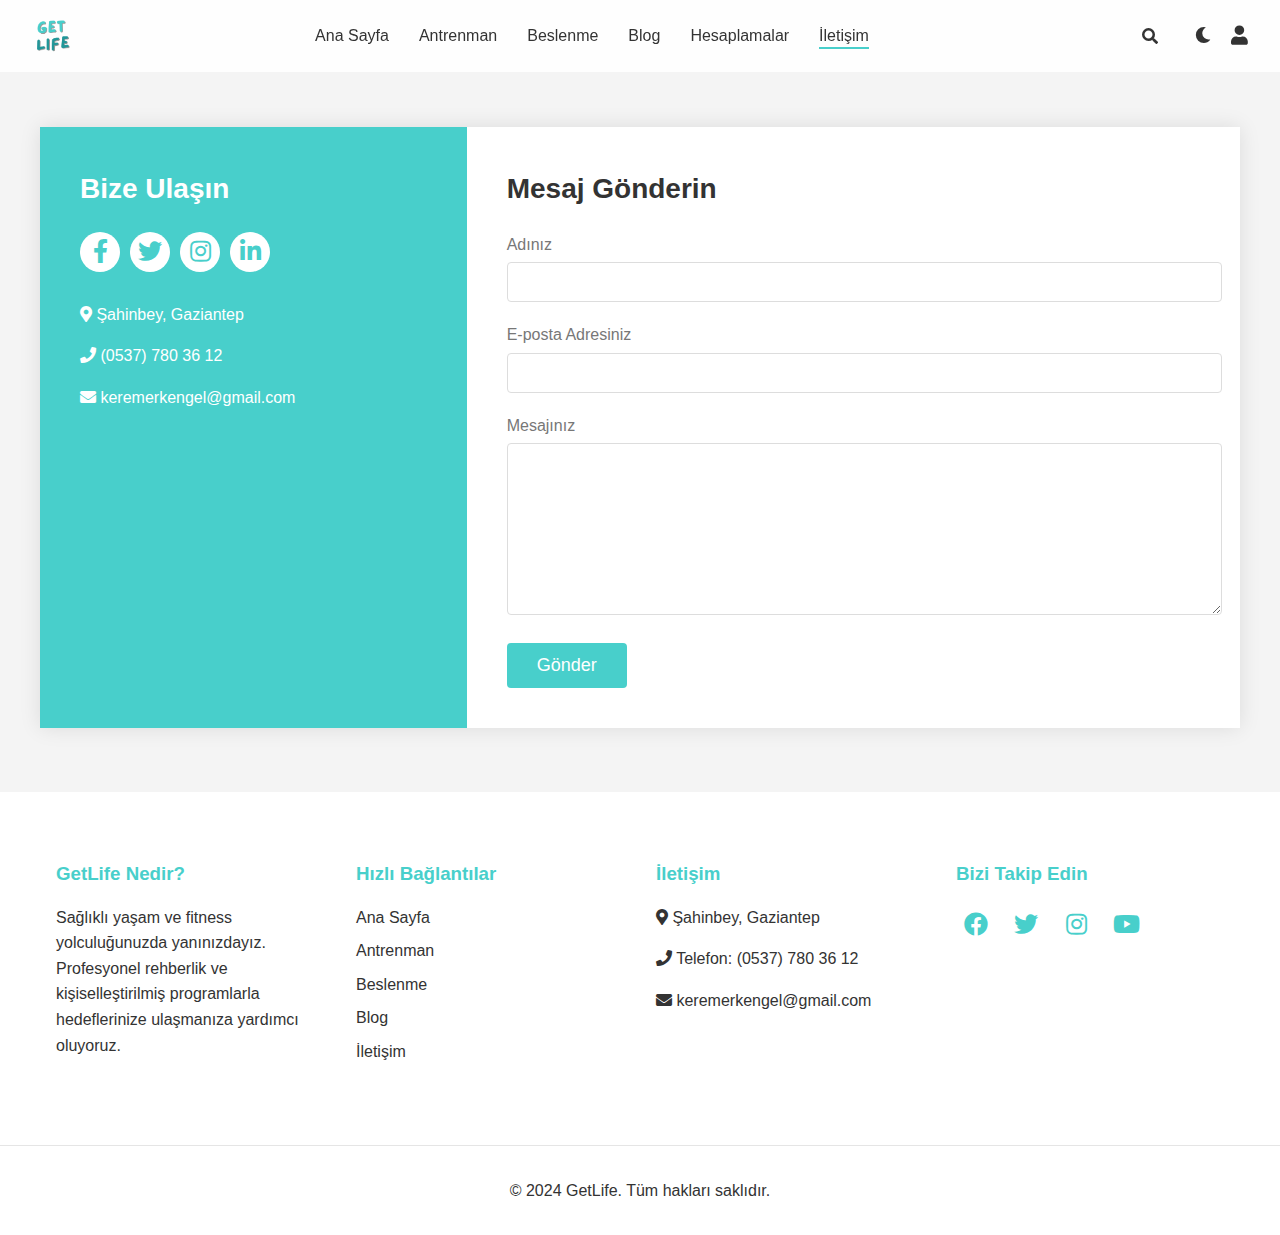
<file: iletisim.html>
<!DOCTYPE html>
<html lang="tr">
<head>
    <meta charset="UTF-8">
    <meta name="viewport" content="width=device-width, initial-scale=1.0">
    <title>Get Life - Fitness Asistanı</title>
    <link href="https://cdnjs.cloudflare.com/ajax/libs/font-awesome/5.15.3/css/all.min.css" rel="stylesheet">
    <link rel="stylesheet" href="/style.css">
    <style>
        :root {
            --primary-color: #48CFCB;
            --secondary-color: #229799;
            --bg-color: #f4f4f4;
            --text-color: #333;
            --light-text: #777;
            --form-bg: #fff;
            --input-bg: #fff;
            --input-border: #ddd;
        }
        .dark-mode {
            --primary-color: #5FE3E0;
            --secondary-color: #2FCAC7;
            --bg-color: #121212;
            --text-color: #E0E0E0;
            --light-text: #BDBDBD;
            --form-bg: #1E1E1E;
            --input-bg: #2C2C2C;
            --input-border: #444;
        }
        body, html {
            margin: 0;
            padding: 0;
            font-family: 'Segoe UI', Tahoma, Geneva, Verdana, sans-serif;
            background-color: var(--bg-color);
            color: var(--text-color);
            transition: all 0.3s ease;
        }
        .contact-container {
            
            display: flex;
            flex-wrap: wrap;
            max-width: 1200px;
            margin: 50px auto;
            background-color: var(--form-bg);
            box-shadow: 0 0 20px rgba(0,0,0,0.1);
        }
        .contact-info {
            flex: 1;
            padding: 40px;
            background-color: var(--primary-color);
            color: #fff;
        }
        .contact-form {
            flex: 2;
            padding: 40px;
        }
        h2 {
            margin-top: 0;
            font-size: 28px;
            margin-bottom: 20px;
        }
        .social-icons {
            display: flex;
            justify-content: flex-start;
            margin-bottom: 30px;
        }
        .social-icons a {
            display: inline-block;
            width: 40px;
            height: 40px;
            background-color: #fff;
            border-radius: 50%;
            color: var(--primary-color);
            text-align: center;
            line-height: 40px;
            margin-right: 10px;
            transition: all 0.3s ease;
        }
        .social-icons a:hover {
            background-color: var(--secondary-color);
            color: #fff;
        }
        .contact-details p {
            margin-bottom: 10px;
        }
        .form-group {
            margin-bottom: 20px;
        }
        .form-group label {
            display: block;
            margin-bottom: 5px;
            color: var(--light-text);
        }
        .form-group input,
        .form-group textarea {
            width: 100%;
            padding: 10px;
            border: 1px solid var(--input-border);
            border-radius: 4px;
            font-size: 16px;
            background-color: var(--input-bg);
            color: var(--text-color);
            transition: all 0.3s ease;
        }
        .form-group textarea {
            height: 150px;
        }
        .submit-btn {
            background-color: var(--primary-color);
            color: #fff;
            border: none;
            padding: 12px 30px;
            font-size: 18px;
            border-radius: 4px;
            cursor: pointer;
            transition: background-color 0.3s ease;
        }
        .submit-btn:hover {
            background-color: var(--secondary-color);
        }
        .theme-toggle {
            position: fixed;
            top: 20px;
            right: 20px;
            background-color: var(--primary-color);
            color: #fff;
            border: none;
            padding: 10px;
            border-radius: 50%;
            cursor: pointer;
            transition: all 0.3s ease;
        }
        .theme-toggle:hover {
            background-color: var(--secondary-color);
        }
        @media (max-width: 768px) {
            .contact-container {
                flex-direction: column;
            }
            .contact-info, .contact-form {
                flex: none;
                width: 100%;
            }
        }
    </style>
    
</head>
<body>
    <header>
        <nav>
            <a href="/index.html" class="logo">
                <img src="/images/logo_transparent.png" alt="Get Life Logo">
            </a>
            <div class="nav-links">
                <ul>
                    <li><a href="index.html">Ana Sayfa</a></li>
                    <li><a href="/antrenman.html">Antrenman</a></li>
                    <li><a href="/beslenme.html">Beslenme</a></li>
                    <li><a href="/blog.html">Blog</a></li>
                    <li><a href="/hesaplamalar.html">Hesaplamalar</a></li>
                    <li class="active"><a href="/iletisim.html">İletişim</a></li>
                </ul>
            </div>
            <div class="nav-icons">
                <div class="search-container">
                    <i class="fas fa-search search-icon"></i>
                    <input type="text" class="search-input" placeholder="Ara...">
                </div>
               
                <div class="mode-toggle" title="Tema Değiştir">
                    <i class="fas fa-moon"></i>
                </div>
                <a href="#" title="Giriş Yap"><i class="fas fa-user"></i></a>
            </div>
            <div class="hamburger">
                <i class="fas fa-bars"></i>
            </div>
        </nav>
</header>
<br><br><br>

<div class="contact-container">
    <div class="contact-info">
        <h2>Bize Ulaşın</h2>
        <div class="social-icons">
            <a href="#" title="Facebook"><i class="fab fa-facebook-f"></i></a>
            <a href="#" title="Twitter"><i class="fab fa-twitter"></i></a>
            <a href="#" title="Instagram"><i class="fab fa-instagram"></i></a>
            <a href="#" title="LinkedIn"><i class="fab fa-linkedin-in"></i></a>
        </div>
        <div class="contact-details">
            <p><i class="fas fa-map-marker-alt"></i> Şahinbey, Gaziantep </p>
            <p><i class="fas fa-phone"></i> (0537) 780 36 12</p>
            <p><i class="fas fa-envelope"></i> keremerkengel@gmail.com</p>
        </div>
    </div>
    <div class="contact-form">
        <h2>Mesaj Gönderin</h2>
        <form id="contact-form">
            <div class="form-group">
                <label for="name">Adınız </label>
                <input type="text" id="name" name="name" required>
            </div>
            <div class="form-group">
                <label for="email">E-posta Adresiniz</label>
                <input type="email" id="email" name="email" required>
            </div>
            <div class="form-group">
                <label for="message">Mesajınız</label>
                <textarea id="message" name="message" required></textarea>
            </div>
            <button type="submit" class="submit-btn">Gönder</button>
        </form>
    </div>
</div>

<footer class="site-footer">
    <div class="footer-content">
        <div class="footer-section">
            <h3>GetLife Nedir? </h3>
            <p>Sağlıklı yaşam ve fitness yolculuğunuzda yanınızdayız. Profesyonel rehberlik ve kişiselleştirilmiş programlarla hedeflerinize ulaşmanıza yardımcı oluyoruz.</p>
        </div>
        <div class="footer-section">
            <h3>Hızlı Bağlantılar</h3>
            <ul>
                <li><a href="/index.html">Ana Sayfa</a></li>
                <li><a href="/antrenman.html">Antrenman</a></li>
                <li><a href="/beslenme.html">Beslenme</a></li>
                <li><a href="/blog.html">Blog</a></li>
                <li><a href="/iletisim.html">İletişim</a></li>
            </ul>
        </div>
        <div class="footer-section">
            <h3>İletişim</h3>
            <p><i class="fas fa-map-marker-alt"></i> Şahinbey, Gaziantep</p>
            <p><i class="fas fa-phone"></i> Telefon: (0537) 780 36 12</p>
            <p><i class="fas fa-envelope"></i> keremerkengel@gmail.com</p>
        </div>
        <div class="footer-section">
            <h3>Bizi Takip Edin</h3>
            <div class="social-icons">
                <a href="#"><i class="fab fa-facebook"></i></a>
                <a href="#"><i class="fab fa-twitter"></i></a>
                <a href="#"><i class="fab fa-instagram"></i></a>
                <a href="#"><i class="fab fa-youtube"></i></a>
            </div>
        </div>
    </div>
    <div class="footer-bottom">
        <p>&copy; 2024 GetLife. Tüm hakları saklıdır.</p>
    </div>
</footer>

<script>
    document.addEventListener('DOMContentLoaded', function() {
    console.log('DOM yüklendi');

    // Form gönderimi işlevi
    const form = document.getElementById('contact-form');
    console.log('Form elementi:', form);
    
    if (form) {
        form.addEventListener('submit', function(e) {
            console.log('Form gönderiliyor');
            e.preventDefault();
            
            try {
                const formData = new FormData(this);
                
                // Form verilerini konsola yazdır
                for (let [name, value] of formData) {
                    console.log(`${name}: ${value}`);
                }
                
                // Kullanıcıya geri bildirim
                alert('Mesajınız gönderildi. Teşekkür ederiz!');
                
                // Formu sıfırla
                this.reset();
                console.log('Form başarıyla gönderildi ve sıfırlandı');
            } catch (error) {
                console.error('Form gönderimi sırasında hata oluştu:', error);
            }
        });
    } else {
        console.error("'contact-form' ID'li form bulunamadı");
    }
});
</script>
<script src="/script.js"></script>
</body>
</file>
<file: style.css>
:root {
  --primary-color: #48CFCB;
  --secondary-color: #229799;
  --text-color: #424242;
  --bg-color: #F5F5F5;
  --nav-bg-color: rgba(255, 255, 255, 0.9);
  --feature-bg-color: white;
  --shadow-color: rgba(0,0,0,0.1);
  --logo-filter: none;
}

.dark-mode {
  --primary-color: #5FE3E0;
  --secondary-color: #2FCAC7;
  --text-color: #E0E0E0;
  --bg-color: #121212;
  --nav-bg-color: rgba(18, 18, 18, 0.9);
  --feature-bg-color: #1E1E1E;
  --shadow-color: rgba(255,255,255,0.1);
  --logo-filter: invert(1);
}
body {
  font-family: 'Roboto', sans-serif;
}
body {
  font-family: 'Segoe UI', Tahoma, Geneva, Verdana, sans-serif;
  line-height: 1.6;
  margin: 0;
  padding: 60px 0 0 0;
  background-color: var(--bg-color);
  color: var(--text-color);
  transition: all 0.3s ease;
}
header {
  position: fixed;
  top: 0;
  left: 0;
  right: 0;
  z-index: 1000;
  transition: all 0.3s ease;
  background-color: var(--nav-bg-color);
}
nav {
  display: flex;
  justify-content: space-between;
  align-items: center;
  padding: 1rem 2rem;
  transition: all 0.3s ease;
  
}
nav.scrolled {
  box-shadow: 0 2px 4px var(--shadow-color);
}
.logo {
  display: flex;
  align-items: center;
  text-decoration: none;
}
.logo img {
  height: 40px;
  transition: all 0.3s ease;
}
nav.scrolled .logo img {
  height: 35px;
}
.nav-links {
  display: flex;
  align-items: center;
}
nav ul {
  list-style-type: none;
  padding: 0;
  display: flex;
  margin: 0;
}
nav ul li {
  margin: 0 15px;
  position: relative;
}
nav ul li a {
  color: var(--text-color);
  text-decoration: none;
  transition: all 0.3s ease;
  font-weight: 500;
  padding: 0.5rem 0;
}
nav ul li a::after {
  content: '';
  position: absolute;
  width: 0;
  height: 2px;
  bottom: 0;
  left: 0;
  background-color: var(--primary-color);
  transition: width 0.3s ease;
}
nav ul li a:hover::after {
  width: 100%;
}
nav ul li.active a::after {
  width: 100%;
}
.nav-icons {
  display: flex;
  align-items: center;
}
.nav-icons > * {
  margin-left: 20px;
}
.nav-icons a {
  color: var(--text-color);
  text-decoration: none;
  font-size: 1.2rem;
  transition: all 0.3s ease;
}
.nav-icons a:hover {
  color: var(--primary-color);
  transform: scale(1.1);
}
.hamburger {
  display: none;
  cursor: pointer;
  font-size: 1.5rem;
}
.container {
  width: 80%;
  margin: 20px auto;
  overflow: hidden;
  padding: 20px;
}
.search-container {
  position: relative;
  display: flex;
  align-items: center;
}
.search-icon {
  position: absolute;
  left: 10px;
  color: var(--text-color);
  cursor: pointer;
  z-index: 1;
}
.search-input {
  padding: 8px 8px 8px 35px;
  border: none;
  border-radius: 20px;
  background-color: var(--bg-color);
  color: var(--text-color);
  font-size: 1rem;
  width: 0;
  transition: all 0.3s ease;
  opacity: 0;
}
.search-input:focus {
  outline: none;
  box-shadow: 0 0 0 2px var(--primary-color);
}
.search-container.active .search-input {
  width: 200px;
  opacity: 1;
}
.hero-slider {
  position: relative;
  height: calc(100vh - 60px);
  overflow: hidden;
  width: 100%;
  
}
.slider-container {
  position: absolute;
  top: 0;
  left: 0;
  width: 300%;
  height: 100%;
  display: flex;
  transition: transform 0.5s ease-in-out;
  margin-top: 10px;
}
.slide {
  width: 33.333%;
  height: 100%;
  position: relative;
  overflow: hidden;
}
.slide-content {
  position: absolute;
  right: 5%;
  top: 50%;
  transform: translateY(-50%);
  max-width: 50%;
  z-index: 2;
  color: white;
  text-align: right;
  background: linear-gradient(to left, rgba(0,0,0,0.7) 0%, rgba(0,0,0,0) 100%);
  padding: 2rem;
  border-radius: 10px;
}
.slide-content h1 {
  font-size: 3rem;
  margin-bottom: 2rem;
}
.slide-content p {
  font-size: 1.2rem;
  margin-bottom: 2rem;
}
.slide-image {
  position: absolute;
  top: 0;
  left: 0;
  width: 100%;
  height: 100%;
  object-fit: cover;
}
.btn {
  display: inline-block;
  background-color: var(--primary-color);
  color: white;
  padding: 0.8rem 1.5rem;
  border-radius: 5px;
  text-decoration: none;
  font-weight: bold;
  transition: background-color 0.3s ease;
}
.btn:hover {
  background-color: var(--secondary-color);
}
.slider-controls {
  position: absolute;
  top: 50%;
  left: 0;
  right: 0;
  display: flex;
  justify-content: space-between;
  padding: 0 2rem;
  transform: translateY(-50%);
  z-index: 3;
}
.slider-controls button {
  background-color: rgba(255, 255, 255, 0.164);
  border: none;
  color: white;
  font-size: 1rem;
  padding: 0.5rem;
  cursor: pointer;
  transition: background-color 0.3s ease;
}
.slider-controls button:hover {
  background-color: rgba(255, 255, 255, 0.8);
}
.slider-dots {
  position: absolute;
  bottom: 2rem;
  left: 50%;
  transform: translateX(-50%);
  display: flex;
  z-index: 3;
}
.dot {
  width: 12px;
  height: 12px;
  background-color: rgba(255, 255, 255, 0.5);
  border-radius: 50%;
  margin: 0 0.5rem;
  cursor: pointer;
  transition: background-color 0.3s ease;
}
.dot.active {
  background-color: white;
}
@media (max-width: 768px) {
  body {
      padding-top: 50px;
  }
  .container {
      width: 95%;
      margin-top: 20px;
  }
  .nav-links, .nav-icons {
      display: none;
  }
  .nav-links.active, .nav-icons.active {
      display: flex;
      flex-direction: column;
      position: absolute;
      top: 70px;
      left: 0;
      right: 0;
      background-color: var(--nav-bg-color);
      box-shadow: 0 2px 4px var(--shadow-color);
  }
  nav ul {
      flex-direction: column;
  }
  nav ul li {
      margin: 10px 0;
  }
  .hamburger {
      display: block;
  }
  .search-container.active .search-input {
      width: 150px;
  }
  .hero-slider {
      height: calc(100vh - 50px);
  }
  .slide-content {
      max-width: 90%;
      right: 5%;
      left: 5%;
      text-align: center;
      background: linear-gradient(to top, rgba(0,0,0,0.7) 0%, rgba(0,0,0,0) 100%);
  }
  .slide-content h1 {
      font-size: 2rem;
  }
  .slide-content p {
      font-size: 1rem;
  }
  .slider-controls {
      padding: 0 1rem;
  }
  .slider-controls button {
      font-size: 1.5rem;
      padding: 0.5rem;
  }
}
      /* Yeni paket bölümü stilleri */
      .packages-section {
  padding: 4rem 0;
  background-color: var(--bg-color);
}
.packages-container {
  max-width: 1200px;
  margin: 0 auto;
  display: flex;
  justify-content: center;
  align-items: stretch;
  gap: 2rem;
  padding: 0 1rem;
}
.package {
  flex: 1;
  background-color: var(--feature-bg-color);
  border-radius: 10px;
  box-shadow: 0 4px 6px var(--shadow-color);
  padding: 2rem;
  display: flex;
  flex-direction: column;
  transition: all 0.3s ease;
}
.package:hover {
  transform: translateY(-5px);
  box-shadow: 0 6px 12px var(--shadow-color);
}
.package-title {
  font-size: 1.5rem;
  font-weight: bold;
  margin-bottom: 1rem;
  text-align: center;
}
.package-price {
  font-size: 2rem;
  font-weight: bold;
  margin-bottom: 1rem;
  text-align: center;
  color: var(--primary-color);
}
.package-features {
  list-style-type: none;
  padding: 0;
  margin-bottom: 2rem;
  flex-grow: 1;
}
.package-features li {
  margin-bottom: 0.5rem;
  padding-left: 1.5rem;
  position: relative;
}
.package-features li::before {
  content: '✓';
  color: var(--primary-color);
  position: absolute;
  left: 0;
}
.package-btn {
  display: block;
  text-align: center;
  background-color: var(--primary-color);
  color: white;
  padding: 0.8rem;
  border-radius: 5px;
  text-decoration: none;
  font-weight: bold;
  transition: background-color 0.3s ease;
}
.package-btn:hover {
  background-color: var(--secondary-color);
}
@media (max-width: 768px) {
  .packages-container {
      flex-direction: column;
  }
}
.why-choose-us {
background-color: var(--bg-color);
padding: 4rem 0;
}
.section-title {
text-align: center;
font-size: 2.5rem;
margin-bottom: 3rem;
color: var(--primary-color);
}
.reasons-grid {
display: grid;
grid-template-columns: repeat(auto-fit, minmax(250px, 1fr));
gap: 2rem;
margin-bottom: 3rem;
}
.reason-item {
text-align: center;
padding: 1.5rem;
background-color: var(--feature-bg-color);
border-radius: 10px;
box-shadow: 0 4px 6px var(--shadow-color);
transition: transform 0.3s ease;
}
.reason-item:hover {
transform: translateY(-5px);
}
.reason-item i {
font-size: 3rem;
color: var(--primary-color);
margin-bottom: 1rem;
}
.reason-item h3 {
font-size: 1.5rem;
margin-bottom: 1rem;
}
.cta-container {
text-align: center;
}
.cta-button {
display: inline-block;
background-color: var(--primary-color);
color: white;
padding: 1rem 2rem;
border-radius: 5px;
text-decoration: none;
font-weight: bold;
font-size: 1.2rem;
transition: background-color 0.3s ease;
}
.cta-button:hover {
background-color: var(--secondary-color);
}
@media (max-width: 768px) {
.section-title {
  font-size: 2rem;
}
.reasons-grid {
  grid-template-columns: 1fr;
}
}
.site-footer {
background-color: var(--feature-bg-color);
color: var(--text-color);
padding: 3rem 0 1rem;
margin-top: 4rem;
}
.footer-content {
display: flex;
flex-wrap: wrap;
justify-content: space-between;
max-width: 1200px;
margin: 0 auto;
padding: 0 1rem;
}
.footer-section {
flex: 1;
margin-bottom: 2rem;
min-width: 200px;
padding: 0 1rem;
}
.footer-section h3 {
color: var(--primary-color);
margin-bottom: 1rem;
}
.footer-section ul {
list-style-type: none;
padding: 0;
}
.footer-section ul li {
margin-bottom: 0.5rem;
}
.footer-section ul li a {
color: var(--text-color);
text-decoration: none;
transition: color 0.3s ease;
}
.footer-section ul li a:hover {
color: var(--primary-color);
}
.social-icons a {
color: var(--text-color);
font-size: 1.5rem;
margin-right: 1rem;
transition: color 0.3s ease;
}
.social-icons a:hover {
color: var(--primary-color);
}
.footer-bottom {
text-align: center;
margin-top: 2rem;
padding-top: 1rem;
border-top: 1px solid var(--shadow-color);
}
@media (max-width: 768px) {
.footer-content {
  flex-direction: column;
}
.footer-section {
  margin-bottom: 2rem;
}
}
.partnerships {
background-color: var(--bg-color);
padding: 5rem 0;
position: relative;
overflow: hidden;
}
.partnerships::before {
content: '';
position: absolute;
top: -50px;
left: -50px;
right: -50px;
bottom: -50px;
background: linear-gradient(45deg, rgba(72, 207, 203, 0.1), rgba(34, 151, 153, 0.1));
transform: rotate(-3deg);
z-index: 0;
}
.container {
max-width: 1200px;
margin: 0 auto;
padding: 0 1rem;
position: relative;
z-index: 1;
}
.section-title {
text-align: center;
font-size: 2.8rem;
color: var(--text-color);
margin-bottom: 1rem;
text-shadow: 2px 2px 4px var(--shadow-color);
}
.section-description {
text-align: center;
max-width: 800px;
margin: 0 auto 3rem;
color: var(--text-color);
font-size: 1.1rem;
line-height: 1.6;
}
.partners-grid {
display: grid;
grid-template-columns: repeat(auto-fit, minmax(250px, 1fr));
gap: 2rem;
}
.partner-item {
background-color: var(--feature-bg-color);
border-radius: 15px;
padding: 2rem;
text-align: center;
transition: all 0.3s ease;
box-shadow: 0 5px 15px var(--shadow-color);
}
.partner-item:hover {
transform: translateY(-10px);
box-shadow: 0 15px 30px var(--shadow-color);
}
.logo-container {
background-color: var(--bg-color);
border-radius: 10px;
padding: 1rem;
margin-bottom: 1.5rem;
display: flex;
justify-content: center;
align-items: center;
height: 100px;
}
.partner-logo {
max-width: 100%;
max-height: 80px;
object-fit: contain;
filter: var(--logo-filter);
}
.partner-item h3 {
font-size: 1.5rem;
color: var(--primary-color);
margin-bottom: 0.8rem;
}
.partner-item p {
color: var(--text-color);
font-size: 0.95rem;
line-height: 1.4;
}
@media (max-width: 768px) {
.section-title {
font-size: 2.2rem;
}
.partners-grid {
grid-template-columns: 1fr;
}
}
.success-story {
background-color: var(--bg-color);
padding: 5rem 0;
}
.container {
max-width: 1200px;
margin: 0 auto;
padding: 0 1rem;
}
.section-title {
text-align: center;
font-size: 2.5rem;
color: var(--text-color);
margin-bottom: 3rem;
}
.story-container {
display: flex;
align-items: flex-start;
gap: 4rem;
background-color: var(--feature-bg-color);
border-radius: 15px;
overflow: hidden;
box-shadow: 0 10px 30px var(--shadow-color);
}
.story-image {
flex: 1;
max-width: 400px;
}
.image-comparison {
position: relative;
width: 100%;
height: 500px;
overflow: hidden;
}
.before-image, .after-image {
position: absolute;
top: 0;
left: 0;
width: 100%;
height: 100%;
object-fit: cover;
}
.after-image {
clip-path: inset(0 50% 0 0);
}
.slider {
position: absolute;
-webkit-appearance: none;
appearance: none;
width: 100%;
height: 100%;
background: rgba(0, 0, 0, 0.3);
outline: none;
margin: 0;
transition: all 0.2s;
display: flex;
justify-content: center;
align-items: center;
}
.slider::-webkit-slider-thumb {
-webkit-appearance: none;
appearance: none;
width: 6px;
height: 500px;
background: white;
cursor: pointer;
}
.story-content {
flex: 2;
padding: 2rem;
}
.story-content h3 {
font-size: 2rem;
color: var(--primary-color);
margin-bottom: 1rem;
}
.quote {
font-size: 1.2rem;
font-style: italic;
color: var(--text-color);
margin-bottom: 2rem;
border-left: 4px solid var(--primary-color);
padding-left: 1rem;
}
.achievements {
display: flex;
justify-content: space-between;
margin-bottom: 2rem;
}
.achievement-item {
text-align: center;
}
.achievement-number {
display: block;
font-size: 2rem;
font-weight: bold;
color: var(--primary-color);
}
.achievement-label {
font-size: 0.9rem;
color: var(--text-color);
}
.story-steps {
margin-bottom: 2rem;
}
.step {
display: none;
margin-bottom: 1rem;
}
.step.active {
display: block;
}
.step h4 {
font-size: 1.2rem;
color: var(--primary-color);
margin-bottom: 0.5rem;
}
.button-container {
text-align: center;
}
.cta-button {
display: inline-block;
background-color: var(--primary-color);
color: white;
padding: 1rem 2rem;
border-radius: 50px;
text-decoration: none;
font-weight: bold;
font-size: 1.1rem;
transition: all 0.3s ease;
box-shadow: 0 4px 6px var(--shadow-color);
}
.cta-button:hover {
background-color: var(--secondary-color);
transform: translateY(-3px);
box-shadow: 0 6px 8px var(--shadow-color);
}
@media (max-width: 968px) {
.story-container {
flex-direction: column;
}
.story-image {
max-width: 100%;
}
}




@media (max-width: 768px) {
  .workout-categories {
      flex-direction: column;
  }
  .category {
      width: 100%;
  }
  .exercise {
      flex-direction: column;
  }
  .exercise-image {
      margin-bottom: 1rem;
  }
}
</file>
